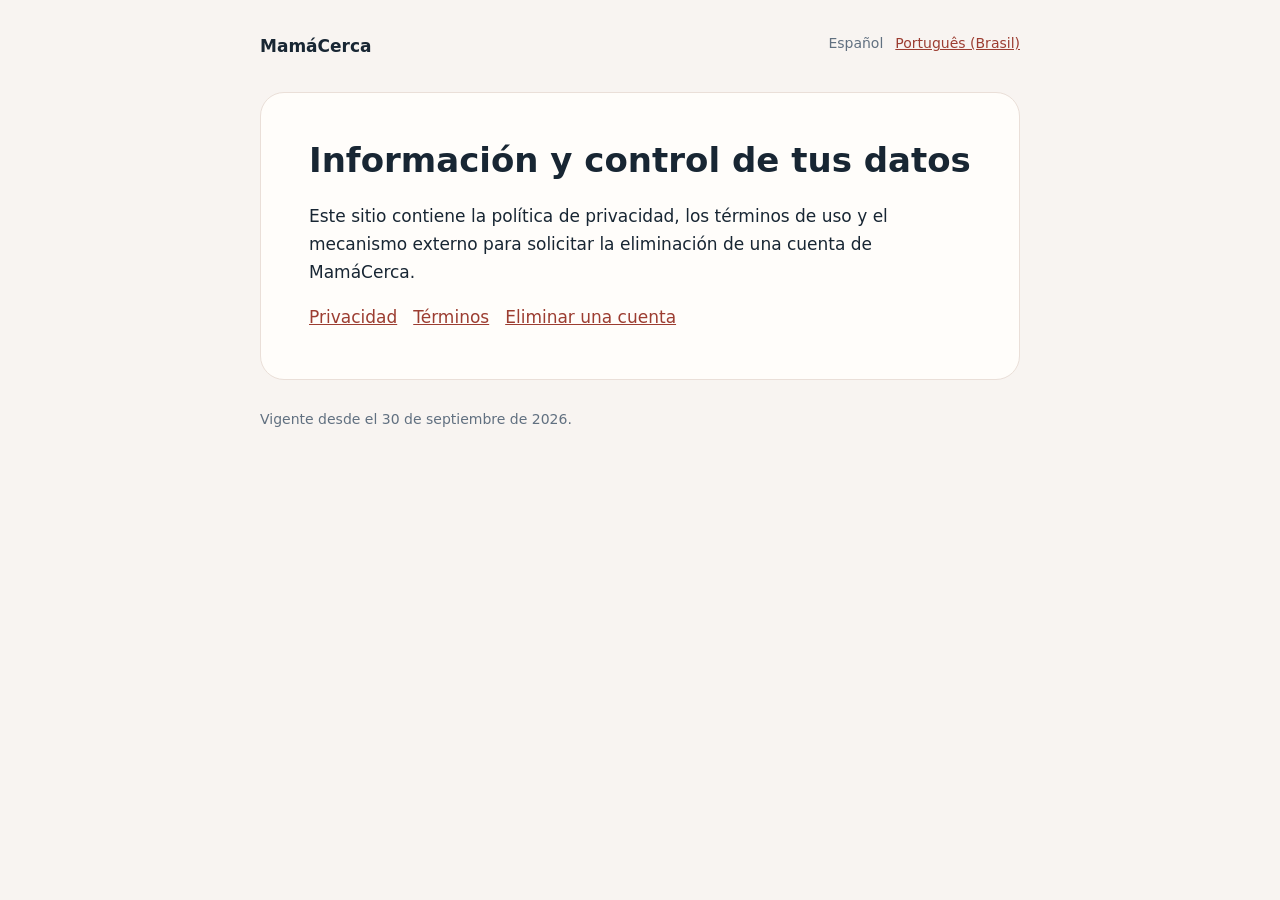
<file: index.html>
<!doctype html><html lang="es-419"><head><meta charset="utf-8"><meta name="viewport" content="width=device-width,initial-scale=1"><meta name="robots" content="index,follow"><title>MamáCerca · Información legal</title><link rel="stylesheet" href="styles.css"><link rel="alternate" hreflang="pt-BR" href="pt-BR/"></head><body><header><strong>MamáCerca</strong><nav class="language" aria-label="Idioma"><span>Español</span><a lang="pt-BR" href="pt-BR/">Português (Brasil)</a></nav></header><main><h1>Información y control de tus datos</h1><p>Este sitio contiene la política de privacidad, los términos de uso y el mecanismo externo para solicitar la eliminación de una cuenta de MamáCerca.</p><nav><a href="privacy/">Privacidad</a><a href="terms/">Términos</a><a href="delete-account/">Eliminar una cuenta</a></nav></main><footer>Vigente desde el 30 de septiembre de 2026.</footer></body></html>
</file>
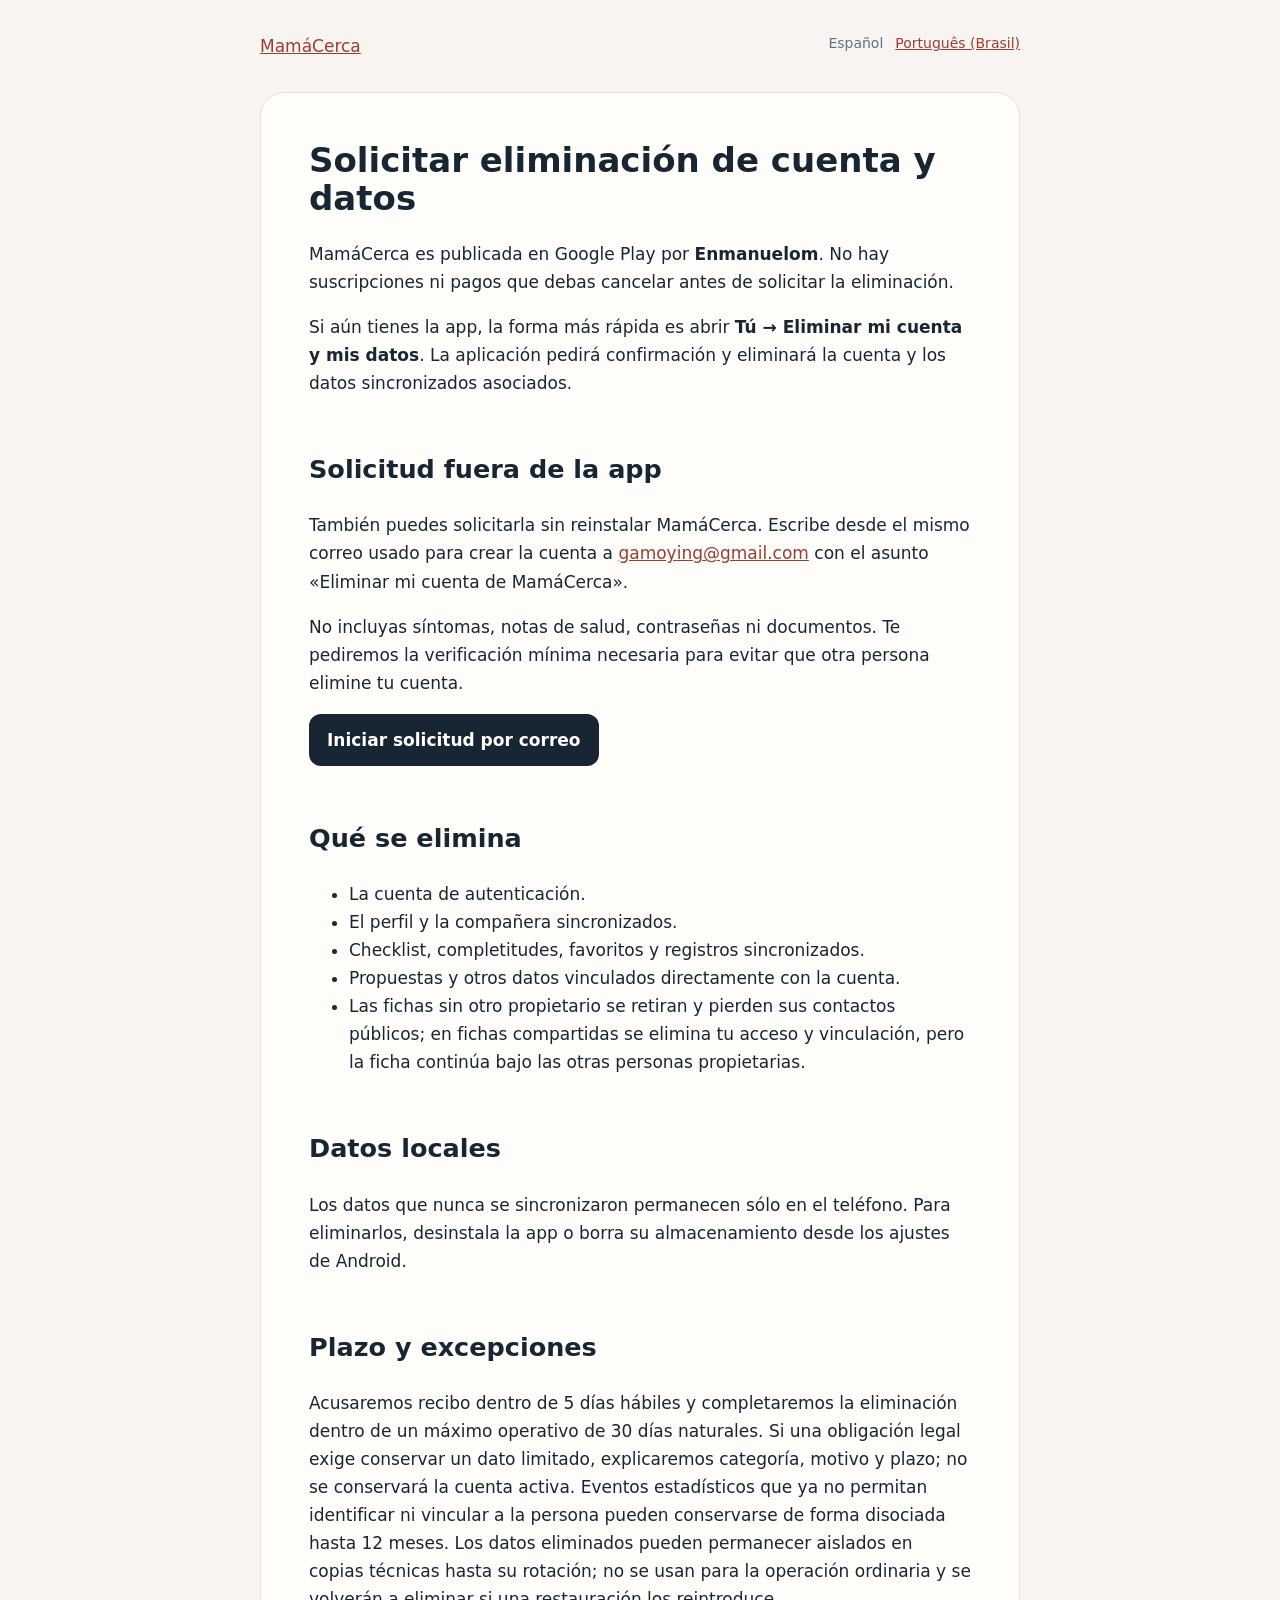
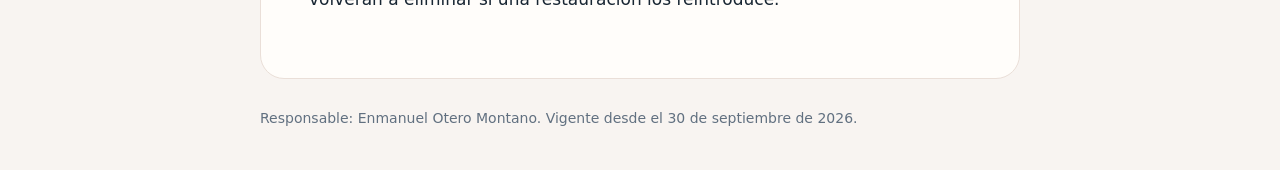
<file: delete-account/index.html>
<!doctype html>
<html lang="es-419"><head><meta charset="utf-8"><meta name="viewport" content="width=device-width,initial-scale=1"><meta name="robots" content="index,follow"><title>Eliminar cuenta de MamáCerca</title><link rel="stylesheet" href="../styles.css"><link rel="alternate" hreflang="pt-BR" href="../pt-BR/delete-account/"></head>
<body><header><a href="../">MamáCerca</a><nav class="language" aria-label="Idioma"><span>Español</span><a lang="pt-BR" href="../pt-BR/delete-account/">Português (Brasil)</a></nav></header><main>
<h1>Solicitar eliminación de cuenta y datos</h1>
<p>MamáCerca es publicada en Google Play por <strong>Enmanuelom</strong>. No hay suscripciones ni pagos que debas cancelar antes de solicitar la eliminación.</p>
<p>Si aún tienes la app, la forma más rápida es abrir <strong>Tú → Eliminar mi cuenta y mis datos</strong>. La aplicación pedirá confirmación y eliminará la cuenta y los datos sincronizados asociados.</p>
<h2>Solicitud fuera de la app</h2>
<p>También puedes solicitarla sin reinstalar MamáCerca. Escribe desde el mismo correo usado para crear la cuenta a <a href="mailto:gamoying@gmail.com">gamoying@gmail.com</a> con el asunto «Eliminar mi cuenta de MamáCerca».</p>
<p>No incluyas síntomas, notas de salud, contraseñas ni documentos. Te pediremos la verificación mínima necesaria para evitar que otra persona elimine tu cuenta.</p>
<p><a class="action" href="mailto:gamoying@gmail.com?subject=Eliminar%20mi%20cuenta%20de%20Mam%C3%A1Cerca">Iniciar solicitud por correo</a></p>
<h2>Qué se elimina</h2>
<ul><li>La cuenta de autenticación.</li><li>El perfil y la compañera sincronizados.</li><li>Checklist, completitudes, favoritos y registros sincronizados.</li><li>Propuestas y otros datos vinculados directamente con la cuenta.</li><li>Las fichas sin otro propietario se retiran y pierden sus contactos públicos; en fichas compartidas se elimina tu acceso y vinculación, pero la ficha continúa bajo las otras personas propietarias.</li></ul>
<h2>Datos locales</h2>
<p>Los datos que nunca se sincronizaron permanecen sólo en el teléfono. Para eliminarlos, desinstala la app o borra su almacenamiento desde los ajustes de Android.</p>
<h2>Plazo y excepciones</h2>
<p>Acusaremos recibo dentro de 5 días hábiles y completaremos la eliminación dentro de un máximo operativo de 30 días naturales. Si una obligación legal exige conservar un dato limitado, explicaremos categoría, motivo y plazo; no se conservará la cuenta activa. Eventos estadísticos que ya no permitan identificar ni vincular a la persona pueden conservarse de forma disociada hasta 12 meses. Los datos eliminados pueden permanecer aislados en copias técnicas hasta su rotación; no se usan para la operación ordinaria y se volverán a eliminar si una restauración los reintroduce.</p>
</main><footer>Responsable: Enmanuel Otero Montano. Vigente desde el 30 de septiembre de 2026.</footer></body></html>
</file>
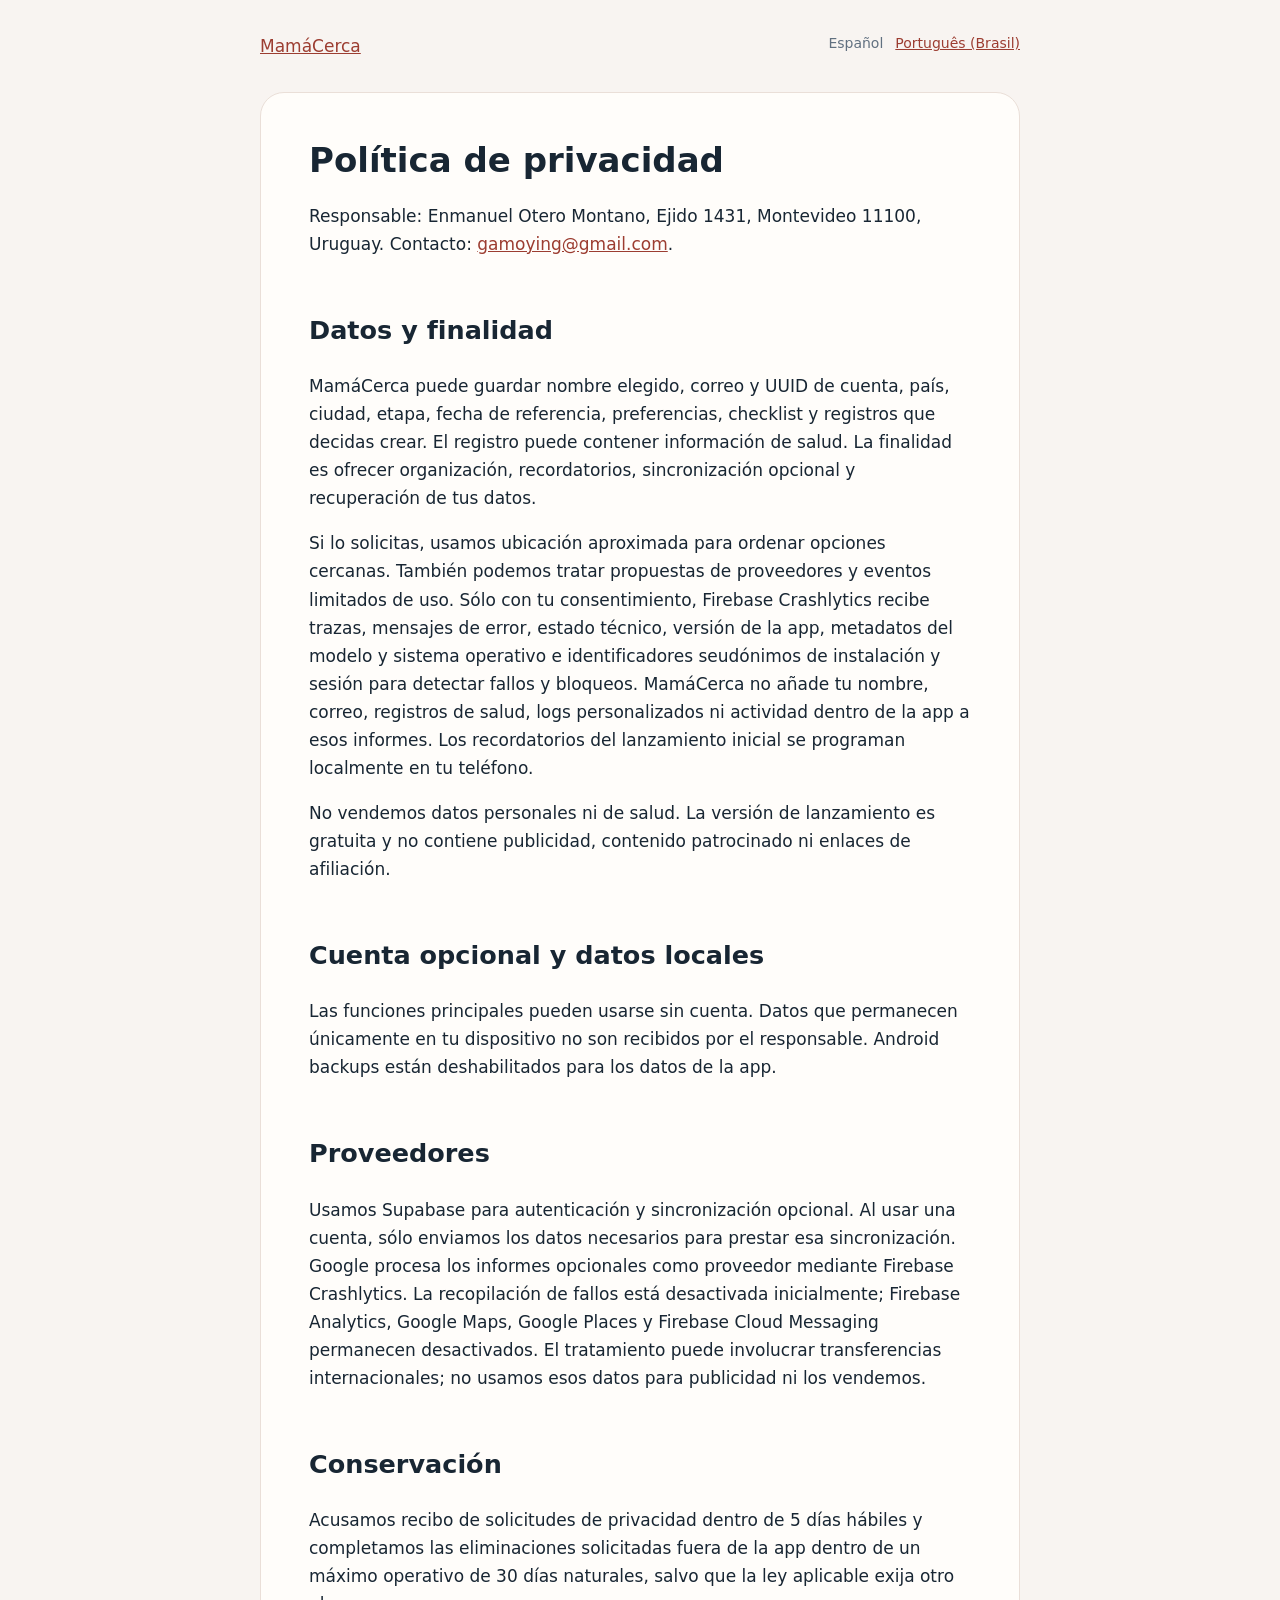
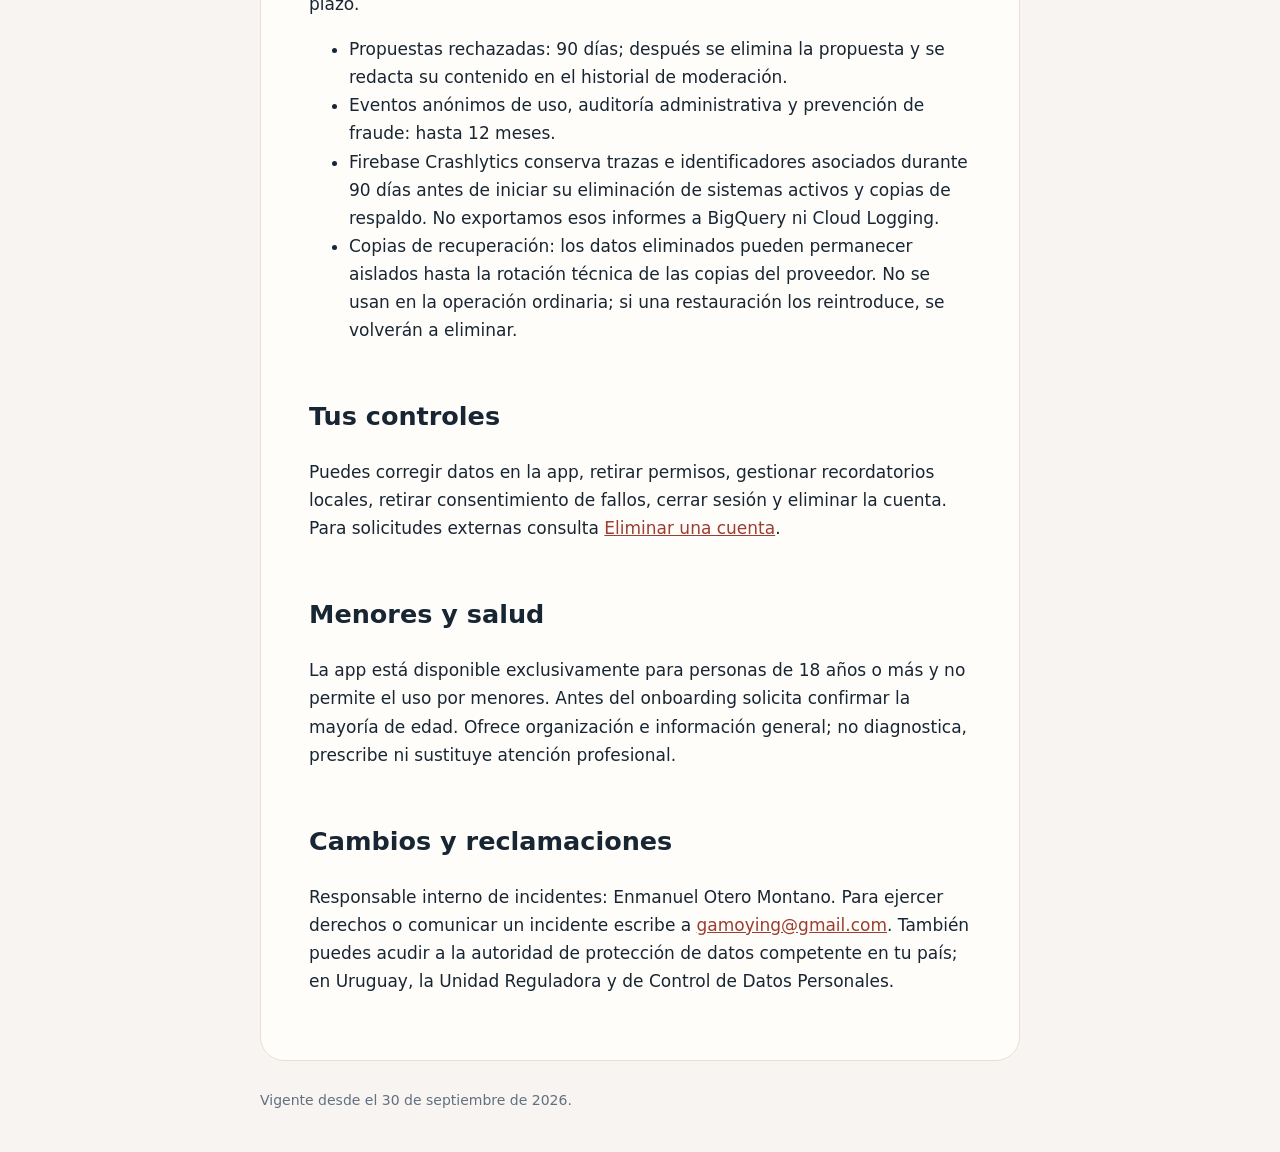
<file: privacy/index.html>
<!doctype html>
<html lang="es-419"><head><meta charset="utf-8"><meta name="viewport" content="width=device-width,initial-scale=1"><meta name="robots" content="index,follow"><title>Privacidad · MamáCerca</title><link rel="stylesheet" href="../styles.css"><link rel="alternate" hreflang="pt-BR" href="../pt-BR/privacy/"></head>
<body><header><a href="../">MamáCerca</a><nav class="language" aria-label="Idioma"><span>Español</span><a lang="pt-BR" href="../pt-BR/privacy/">Português (Brasil)</a></nav></header><main>
<h1>Política de privacidad</h1>
<p>Responsable: Enmanuel Otero Montano, Ejido 1431, Montevideo 11100, Uruguay. Contacto: <a href="mailto:gamoying@gmail.com">gamoying@gmail.com</a>.</p>
<h2>Datos y finalidad</h2>
<p>MamáCerca puede guardar nombre elegido, correo y UUID de cuenta, país, ciudad, etapa, fecha de referencia, preferencias, checklist y registros que decidas crear. El registro puede contener información de salud. La finalidad es ofrecer organización, recordatorios, sincronización opcional y recuperación de tus datos.</p>
<p>Si lo solicitas, usamos ubicación aproximada para ordenar opciones cercanas. También podemos tratar propuestas de proveedores y eventos limitados de uso. Sólo con tu consentimiento, Firebase Crashlytics recibe trazas, mensajes de error, estado técnico, versión de la app, metadatos del modelo y sistema operativo e identificadores seudónimos de instalación y sesión para detectar fallos y bloqueos. MamáCerca no añade tu nombre, correo, registros de salud, logs personalizados ni actividad dentro de la app a esos informes. Los recordatorios del lanzamiento inicial se programan localmente en tu teléfono.</p>
<p>No vendemos datos personales ni de salud. La versión de lanzamiento es gratuita y no contiene publicidad, contenido patrocinado ni enlaces de afiliación.</p>
<h2>Cuenta opcional y datos locales</h2>
<p>Las funciones principales pueden usarse sin cuenta. Datos que permanecen únicamente en tu dispositivo no son recibidos por el responsable. Android backups están deshabilitados para los datos de la app.</p>
<h2>Proveedores</h2>
<p>Usamos Supabase para autenticación y sincronización opcional. Al usar una cuenta, sólo enviamos los datos necesarios para prestar esa sincronización. Google procesa los informes opcionales como proveedor mediante Firebase Crashlytics. La recopilación de fallos está desactivada inicialmente; Firebase Analytics, Google Maps, Google Places y Firebase Cloud Messaging permanecen desactivados. El tratamiento puede involucrar transferencias internacionales; no usamos esos datos para publicidad ni los vendemos.</p>
<h2>Conservación</h2>
<p>Acusamos recibo de solicitudes de privacidad dentro de 5 días hábiles y completamos las eliminaciones solicitadas fuera de la app dentro de un máximo operativo de 30 días naturales, salvo que la ley aplicable exija otro plazo.</p>
<ul><li>Propuestas rechazadas: 90 días; después se elimina la propuesta y se redacta su contenido en el historial de moderación.</li><li>Eventos anónimos de uso, auditoría administrativa y prevención de fraude: hasta 12 meses.</li><li>Firebase Crashlytics conserva trazas e identificadores asociados durante 90 días antes de iniciar su eliminación de sistemas activos y copias de respaldo. No exportamos esos informes a BigQuery ni Cloud Logging.</li><li>Copias de recuperación: los datos eliminados pueden permanecer aislados hasta la rotación técnica de las copias del proveedor. No se usan en la operación ordinaria; si una restauración los reintroduce, se volverán a eliminar.</li></ul>
<h2>Tus controles</h2>
<p>Puedes corregir datos en la app, retirar permisos, gestionar recordatorios locales, retirar consentimiento de fallos, cerrar sesión y eliminar la cuenta. Para solicitudes externas consulta <a href="../delete-account/">Eliminar una cuenta</a>.</p>
<h2>Menores y salud</h2>
<p>La app está disponible exclusivamente para personas de 18 años o más y no permite el uso por menores. Antes del onboarding solicita confirmar la mayoría de edad. Ofrece organización e información general; no diagnostica, prescribe ni sustituye atención profesional.</p>
<h2>Cambios y reclamaciones</h2>
<p>Responsable interno de incidentes: Enmanuel Otero Montano. Para ejercer derechos o comunicar un incidente escribe a <a href="mailto:gamoying@gmail.com">gamoying@gmail.com</a>. También puedes acudir a la autoridad de protección de datos competente en tu país; en Uruguay, la Unidad Reguladora y de Control de Datos Personales.</p>
</main><footer>Vigente desde el 30 de septiembre de 2026.</footer></body></html>
</file>
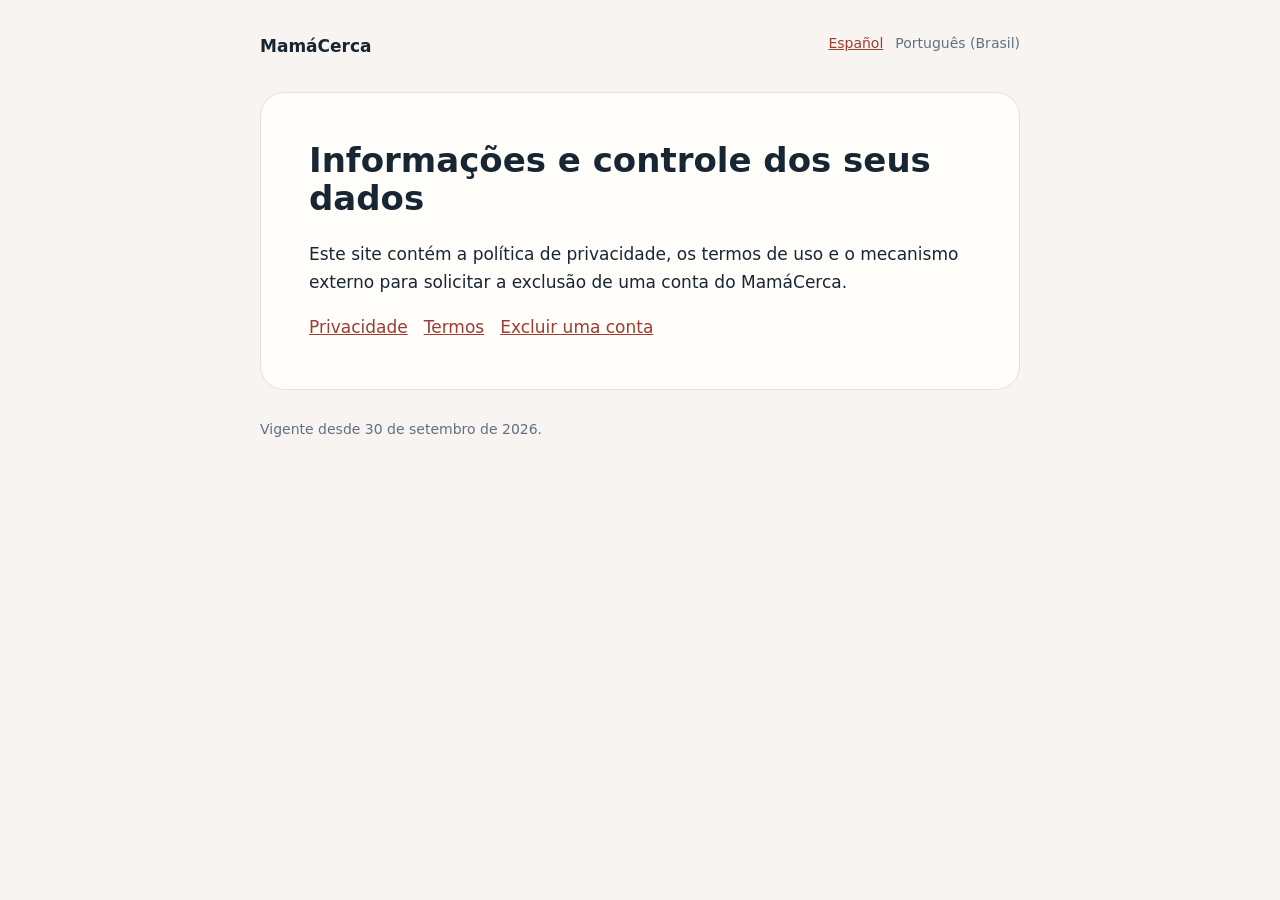
<file: pt-BR/index.html>
<!doctype html>
<html lang="pt-BR"><head><meta charset="utf-8"><meta name="viewport" content="width=device-width,initial-scale=1"><meta name="robots" content="index,follow"><title>MamáCerca · Informações legais</title><link rel="stylesheet" href="../styles.css"><link rel="alternate" hreflang="es-419" href="../"></head>
<body><header><strong>MamáCerca</strong><nav class="language" aria-label="Idioma"><a lang="es-419" href="../">Español</a><span>Português (Brasil)</span></nav></header><main>
<h1>Informações e controle dos seus dados</h1>
<p>Este site contém a política de privacidade, os termos de uso e o mecanismo externo para solicitar a exclusão de uma conta do MamáCerca.</p>
<nav><a href="privacy/">Privacidade</a><a href="terms/">Termos</a><a href="delete-account/">Excluir uma conta</a></nav>
</main><footer>Vigente desde 30 de setembro de 2026.</footer></body></html>
</file>
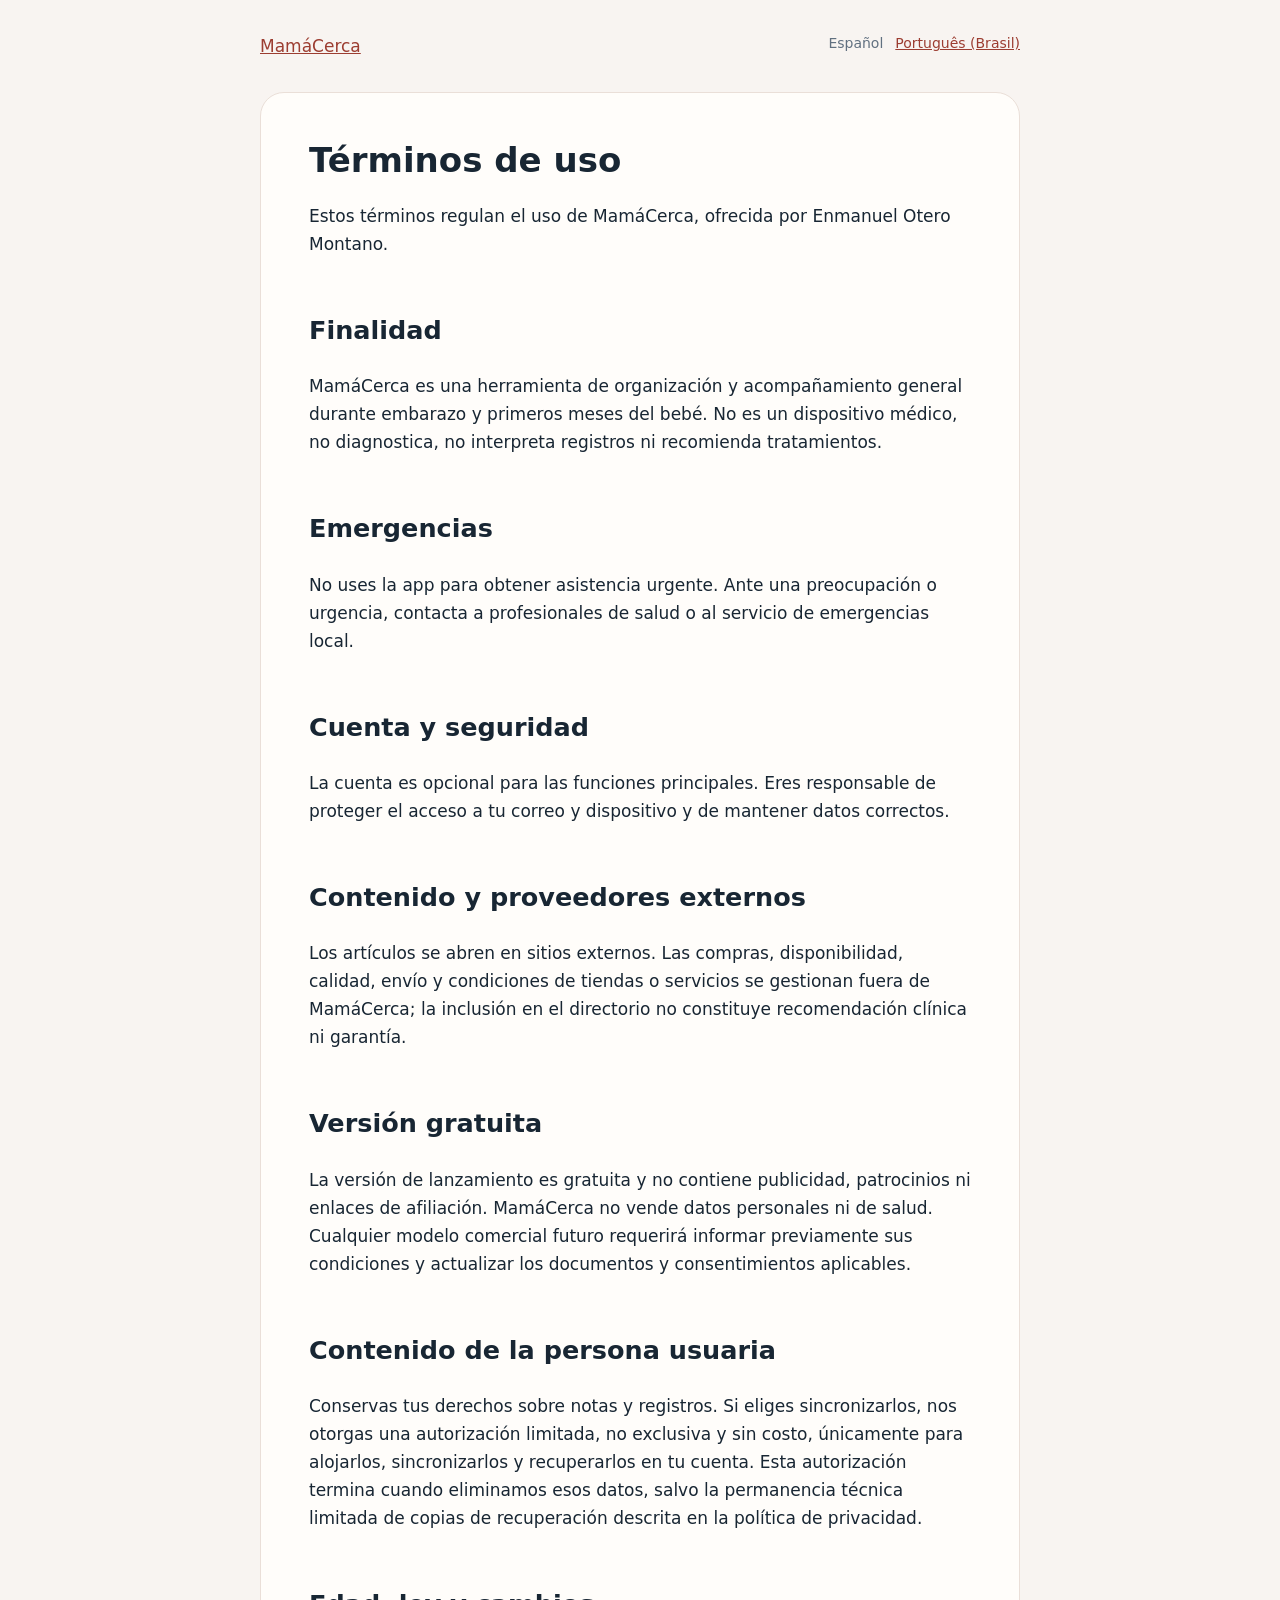
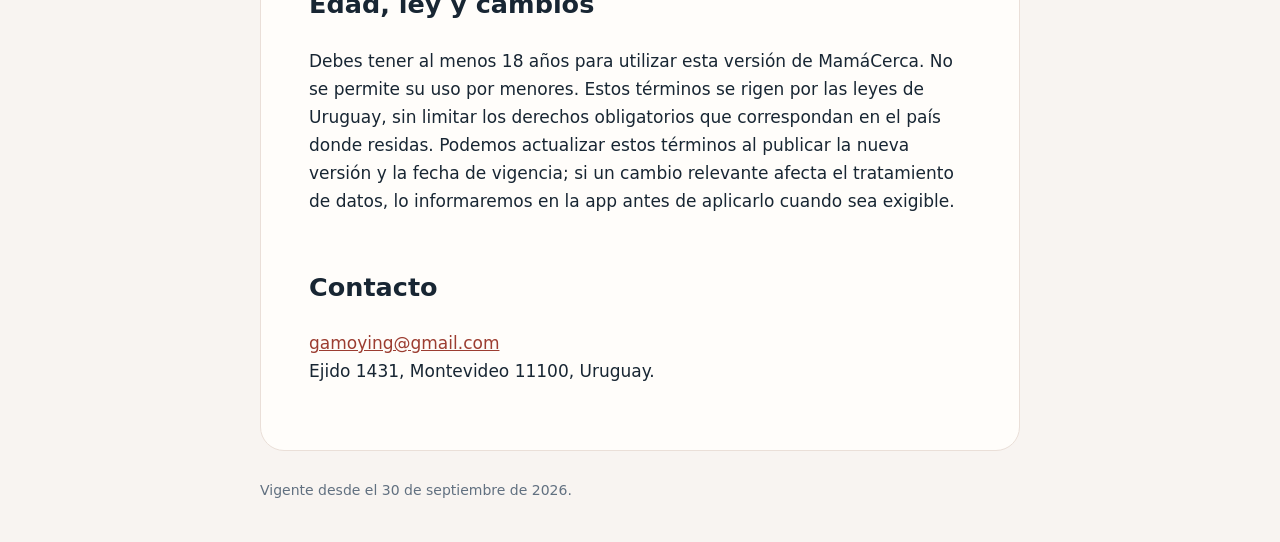
<file: terms/index.html>
<!doctype html>
<html lang="es-419"><head><meta charset="utf-8"><meta name="viewport" content="width=device-width,initial-scale=1"><meta name="robots" content="index,follow"><title>Términos · MamáCerca</title><link rel="stylesheet" href="../styles.css"><link rel="alternate" hreflang="pt-BR" href="../pt-BR/terms/"></head>
<body><header><a href="../">MamáCerca</a><nav class="language" aria-label="Idioma"><span>Español</span><a lang="pt-BR" href="../pt-BR/terms/">Português (Brasil)</a></nav></header><main>
<h1>Términos de uso</h1>
<p>Estos términos regulan el uso de MamáCerca, ofrecida por Enmanuel Otero Montano.</p>
<h2>Finalidad</h2>
<p>MamáCerca es una herramienta de organización y acompañamiento general durante embarazo y primeros meses del bebé. No es un dispositivo médico, no diagnostica, no interpreta registros ni recomienda tratamientos.</p>
<h2>Emergencias</h2>
<p>No uses la app para obtener asistencia urgente. Ante una preocupación o urgencia, contacta a profesionales de salud o al servicio de emergencias local.</p>
<h2>Cuenta y seguridad</h2>
<p>La cuenta es opcional para las funciones principales. Eres responsable de proteger el acceso a tu correo y dispositivo y de mantener datos correctos.</p>
<h2>Contenido y proveedores externos</h2>
<p>Los artículos se abren en sitios externos. Las compras, disponibilidad, calidad, envío y condiciones de tiendas o servicios se gestionan fuera de MamáCerca; la inclusión en el directorio no constituye recomendación clínica ni garantía.</p>
<h2>Versión gratuita</h2>
<p>La versión de lanzamiento es gratuita y no contiene publicidad, patrocinios ni enlaces de afiliación. MamáCerca no vende datos personales ni de salud. Cualquier modelo comercial futuro requerirá informar previamente sus condiciones y actualizar los documentos y consentimientos aplicables.</p>
<h2>Contenido de la persona usuaria</h2>
<p>Conservas tus derechos sobre notas y registros. Si eliges sincronizarlos, nos otorgas una autorización limitada, no exclusiva y sin costo, únicamente para alojarlos, sincronizarlos y recuperarlos en tu cuenta. Esta autorización termina cuando eliminamos esos datos, salvo la permanencia técnica limitada de copias de recuperación descrita en la política de privacidad.</p>
<h2>Edad, ley y cambios</h2>
<p>Debes tener al menos 18 años para utilizar esta versión de MamáCerca. No se permite su uso por menores. Estos términos se rigen por las leyes de Uruguay, sin limitar los derechos obligatorios que correspondan en el país donde residas. Podemos actualizar estos términos al publicar la nueva versión y la fecha de vigencia; si un cambio relevante afecta el tratamiento de datos, lo informaremos en la app antes de aplicarlo cuando sea exigible.</p>
<h2>Contacto</h2>
<p><a href="mailto:gamoying@gmail.com">gamoying@gmail.com</a><br>Ejido 1431, Montevideo 11100, Uruguay.</p>
</main><footer>Vigente desde el 30 de septiembre de 2026.</footer></body></html>
</file>
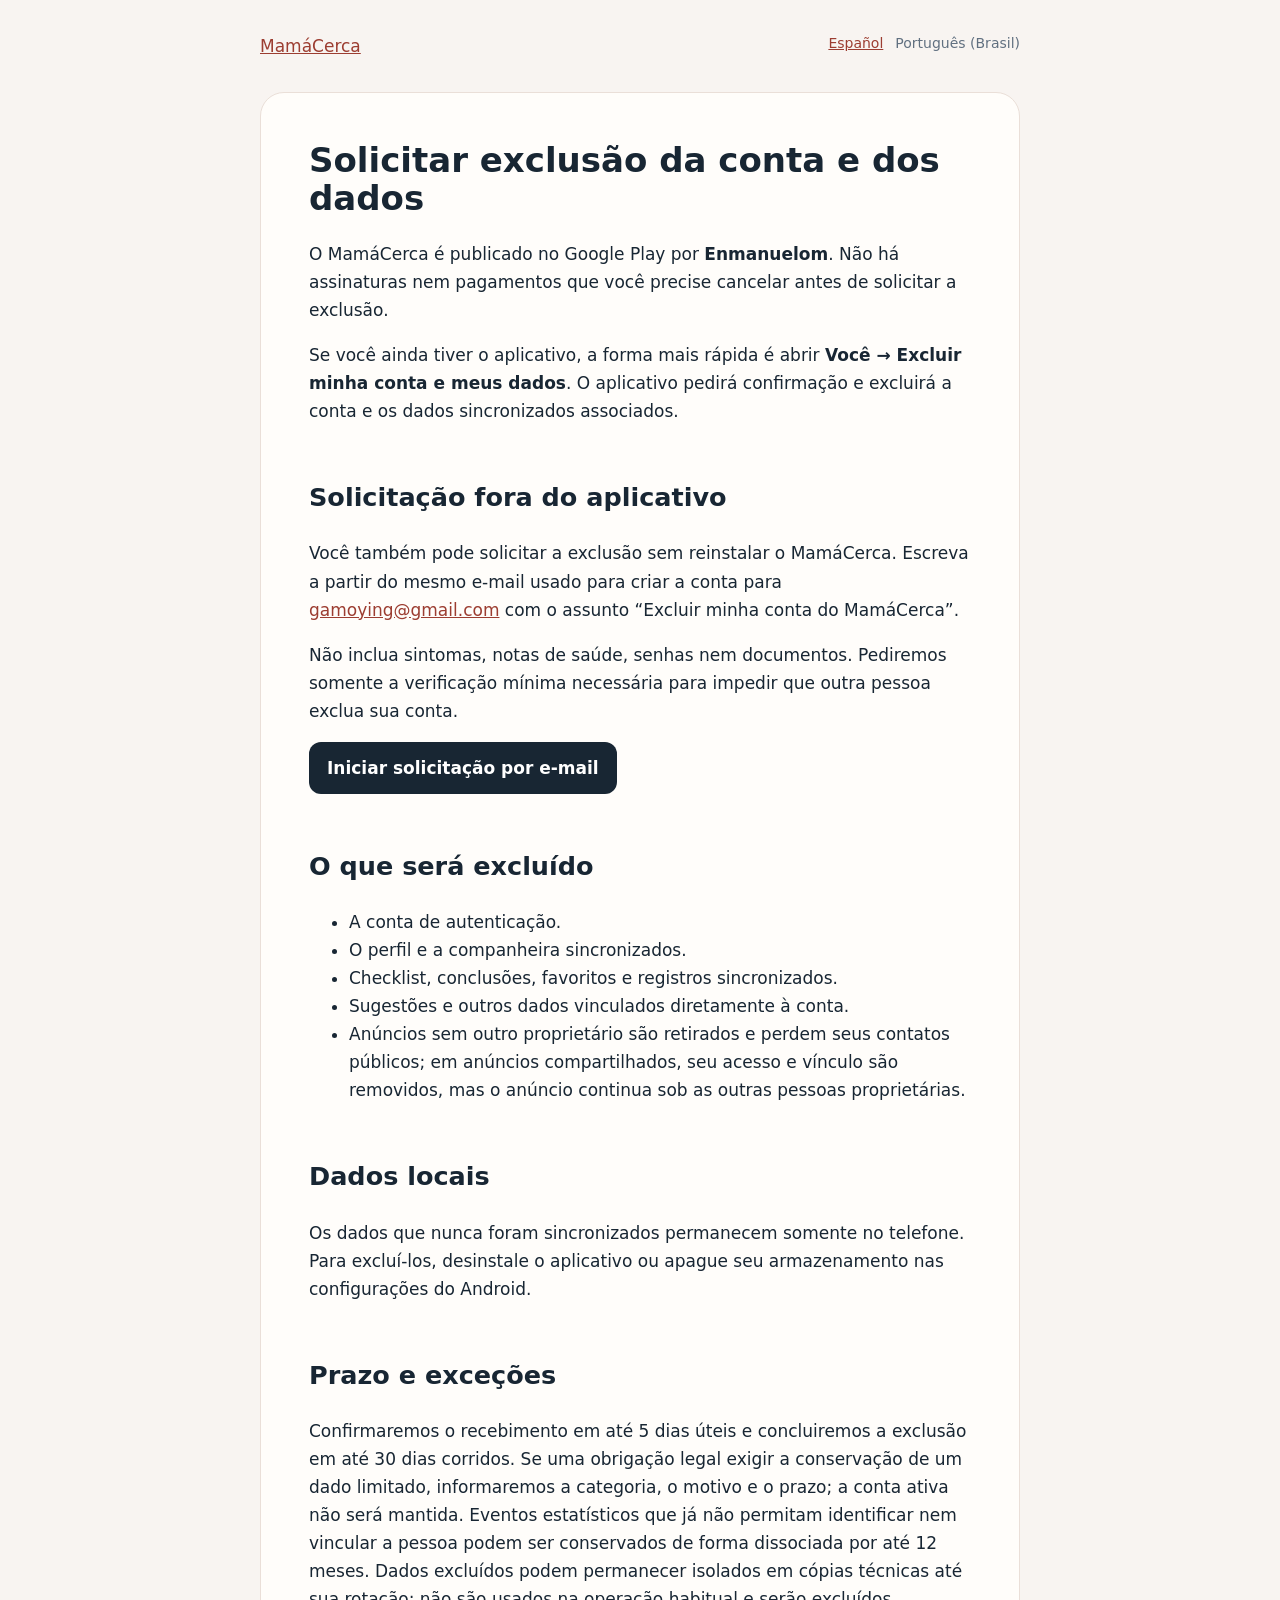
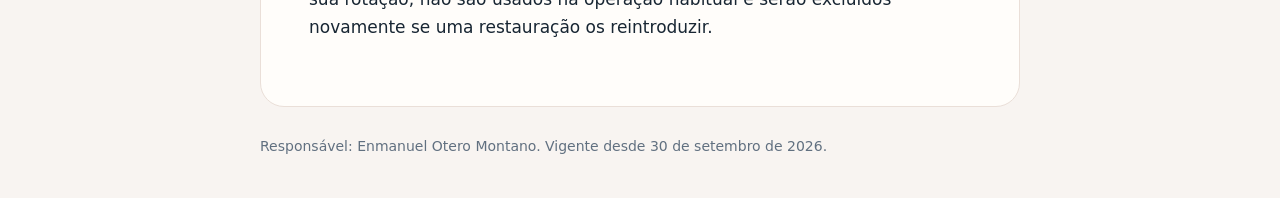
<file: pt-BR/delete-account/index.html>
<!doctype html>
<html lang="pt-BR"><head><meta charset="utf-8"><meta name="viewport" content="width=device-width,initial-scale=1"><meta name="robots" content="index,follow"><title>Excluir conta do MamáCerca</title><link rel="stylesheet" href="../../styles.css"><link rel="alternate" hreflang="es-419" href="../../delete-account/"></head>
<body><header><a href="../">MamáCerca</a><nav class="language" aria-label="Idioma"><a lang="es-419" href="../../delete-account/">Español</a><span>Português (Brasil)</span></nav></header><main>
<h1>Solicitar exclusão da conta e dos dados</h1>
<p>O MamáCerca é publicado no Google Play por <strong>Enmanuelom</strong>. Não há assinaturas nem pagamentos que você precise cancelar antes de solicitar a exclusão.</p>
<p>Se você ainda tiver o aplicativo, a forma mais rápida é abrir <strong>Você → Excluir minha conta e meus dados</strong>. O aplicativo pedirá confirmação e excluirá a conta e os dados sincronizados associados.</p>
<h2>Solicitação fora do aplicativo</h2>
<p>Você também pode solicitar a exclusão sem reinstalar o MamáCerca. Escreva a partir do mesmo e-mail usado para criar a conta para <a href="mailto:gamoying@gmail.com">gamoying@gmail.com</a> com o assunto “Excluir minha conta do MamáCerca”.</p>
<p>Não inclua sintomas, notas de saúde, senhas nem documentos. Pediremos somente a verificação mínima necessária para impedir que outra pessoa exclua sua conta.</p>
<p><a class="action" href="mailto:gamoying@gmail.com?subject=Excluir%20minha%20conta%20do%20Mam%C3%A1Cerca">Iniciar solicitação por e-mail</a></p>
<h2>O que será excluído</h2>
<ul><li>A conta de autenticação.</li><li>O perfil e a companheira sincronizados.</li><li>Checklist, conclusões, favoritos e registros sincronizados.</li><li>Sugestões e outros dados vinculados diretamente à conta.</li><li>Anúncios sem outro proprietário são retirados e perdem seus contatos públicos; em anúncios compartilhados, seu acesso e vínculo são removidos, mas o anúncio continua sob as outras pessoas proprietárias.</li></ul>
<h2>Dados locais</h2>
<p>Os dados que nunca foram sincronizados permanecem somente no telefone. Para excluí-los, desinstale o aplicativo ou apague seu armazenamento nas configurações do Android.</p>
<h2>Prazo e exceções</h2>
<p>Confirmaremos o recebimento em até 5 dias úteis e concluiremos a exclusão em até 30 dias corridos. Se uma obrigação legal exigir a conservação de um dado limitado, informaremos a categoria, o motivo e o prazo; a conta ativa não será mantida. Eventos estatísticos que já não permitam identificar nem vincular a pessoa podem ser conservados de forma dissociada por até 12 meses. Dados excluídos podem permanecer isolados em cópias técnicas até sua rotação; não são usados na operação habitual e serão excluídos novamente se uma restauração os reintroduzir.</p>
</main><footer>Responsável: Enmanuel Otero Montano. Vigente desde 30 de setembro de 2026.</footer></body></html>
</file>
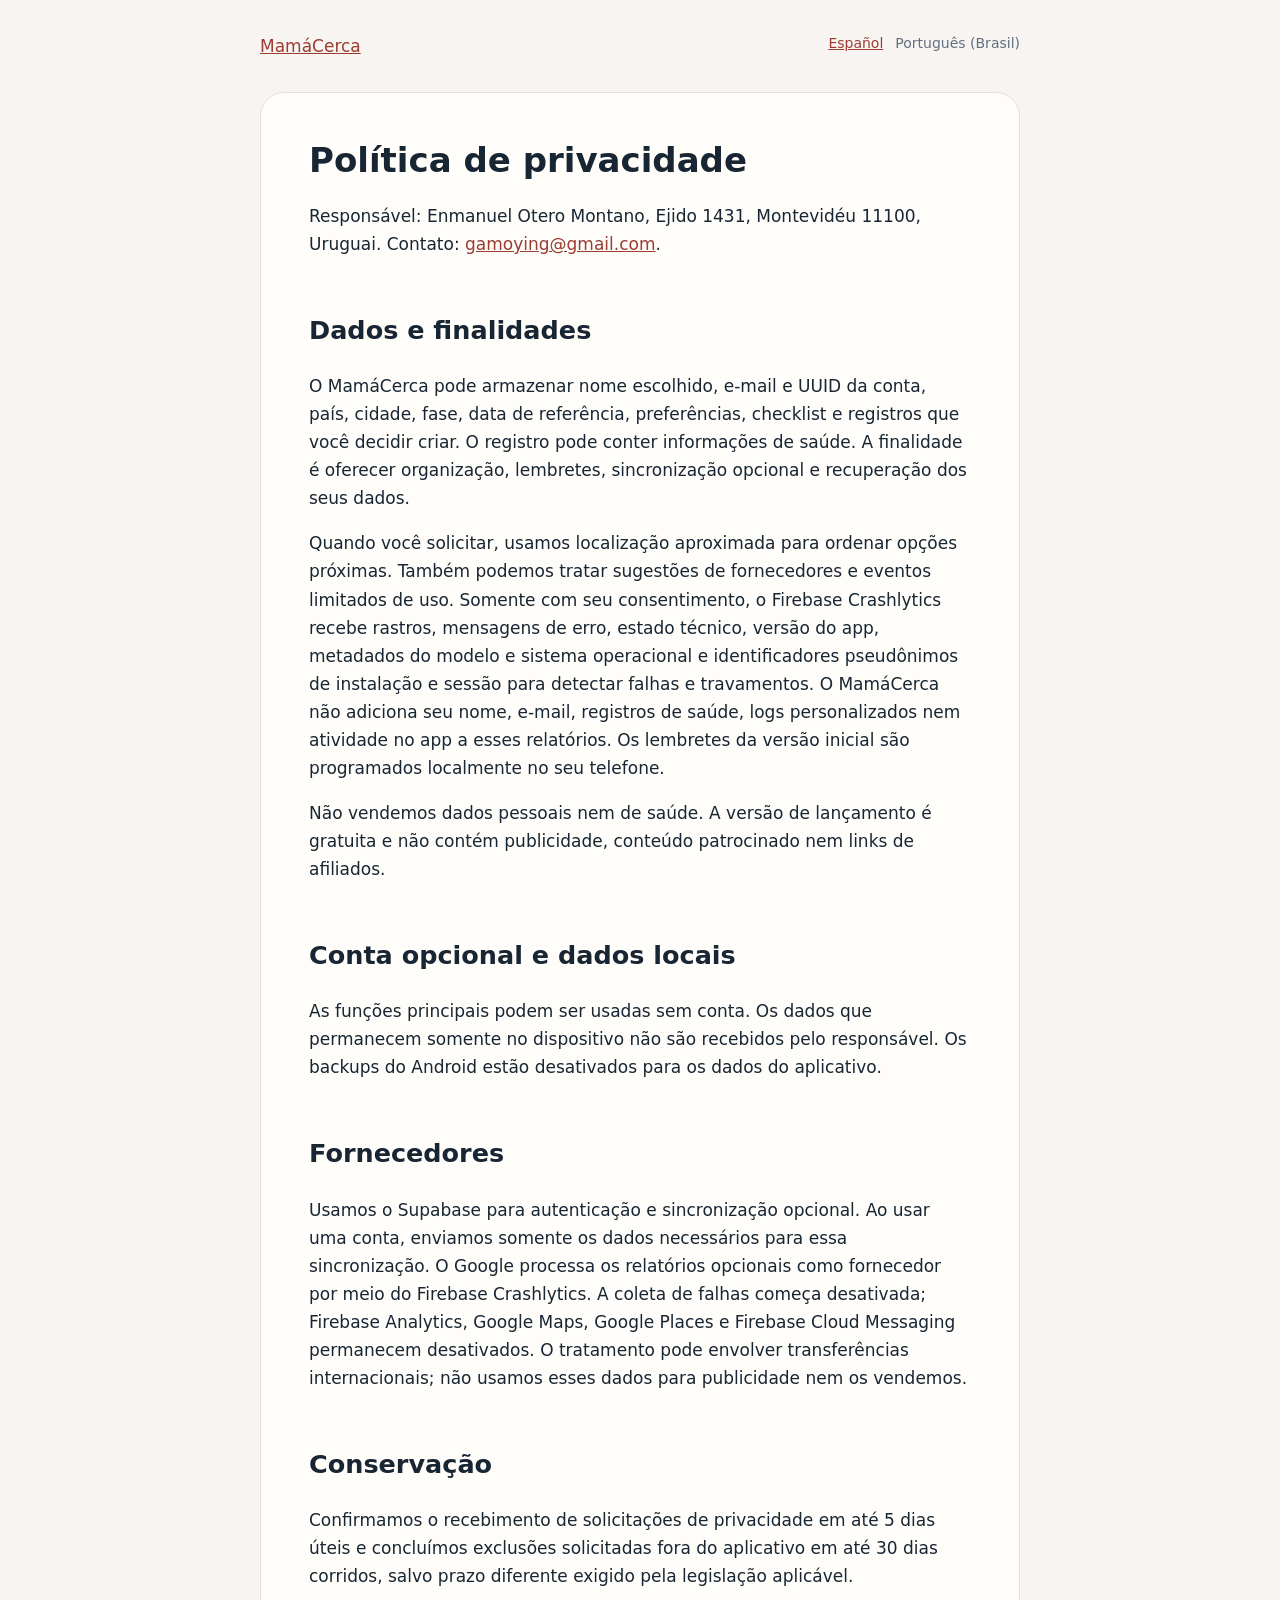
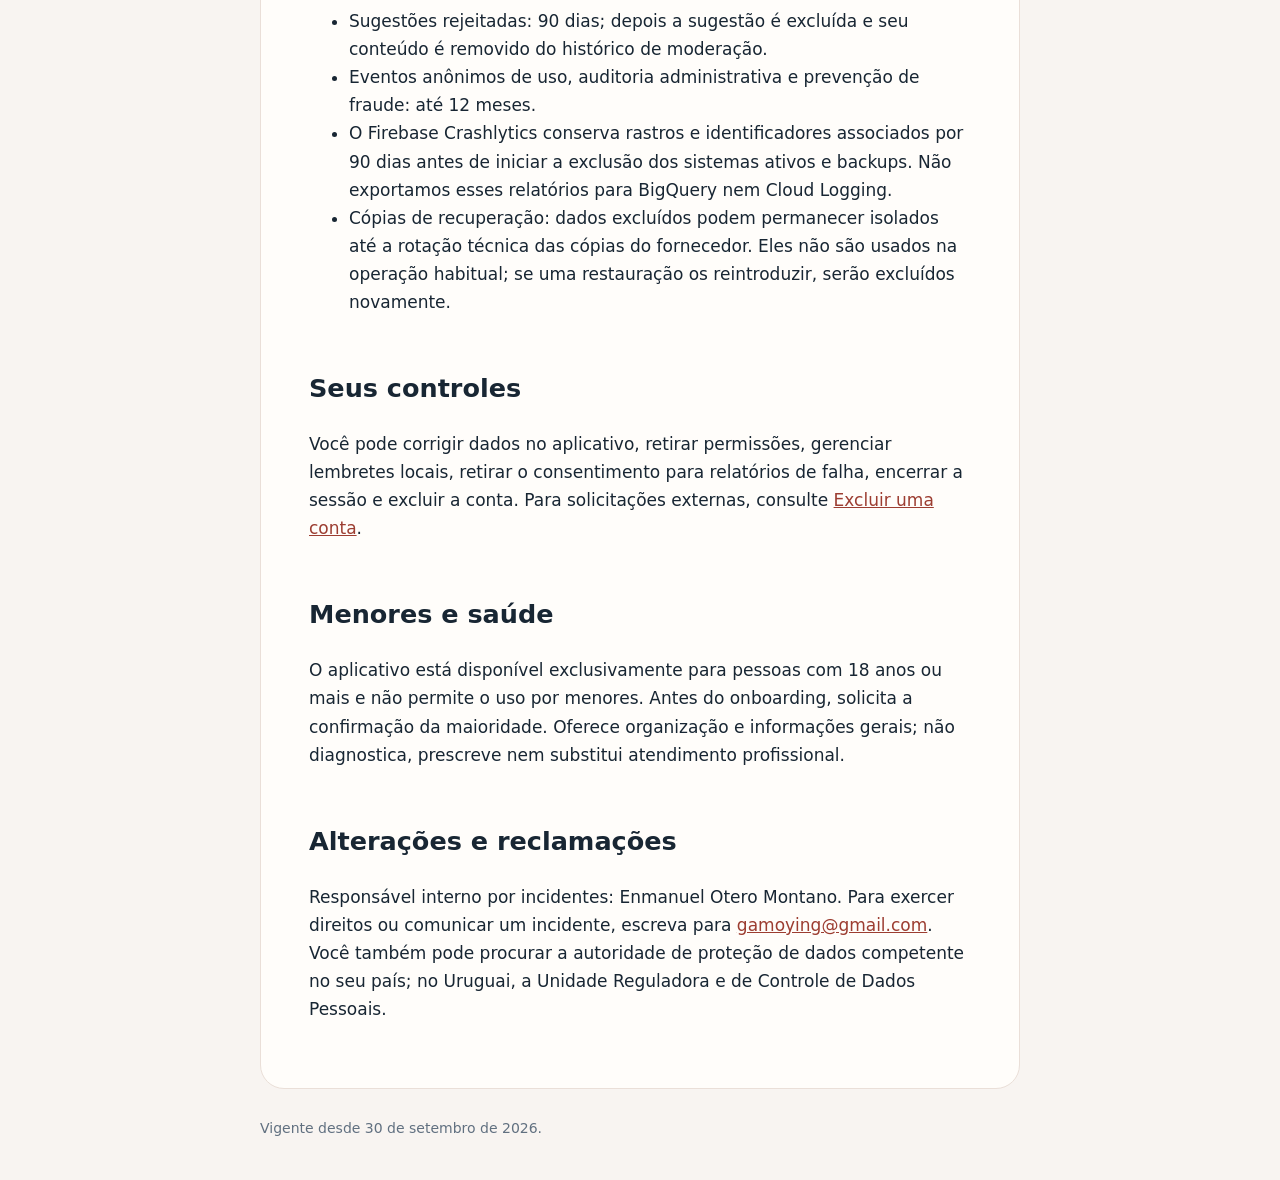
<file: pt-BR/privacy/index.html>
<!doctype html>
<html lang="pt-BR"><head><meta charset="utf-8"><meta name="viewport" content="width=device-width,initial-scale=1"><meta name="robots" content="index,follow"><title>Privacidade · MamáCerca</title><link rel="stylesheet" href="../../styles.css"><link rel="alternate" hreflang="es-419" href="../../privacy/"></head>
<body><header><a href="../">MamáCerca</a><nav class="language" aria-label="Idioma"><a lang="es-419" href="../../privacy/">Español</a><span>Português (Brasil)</span></nav></header><main>
<h1>Política de privacidade</h1>
<p>Responsável: Enmanuel Otero Montano, Ejido 1431, Montevidéu 11100, Uruguai. Contato: <a href="mailto:gamoying@gmail.com">gamoying@gmail.com</a>.</p>
<h2>Dados e finalidades</h2>
<p>O MamáCerca pode armazenar nome escolhido, e-mail e UUID da conta, país, cidade, fase, data de referência, preferências, checklist e registros que você decidir criar. O registro pode conter informações de saúde. A finalidade é oferecer organização, lembretes, sincronização opcional e recuperação dos seus dados.</p>
<p>Quando você solicitar, usamos localização aproximada para ordenar opções próximas. Também podemos tratar sugestões de fornecedores e eventos limitados de uso. Somente com seu consentimento, o Firebase Crashlytics recebe rastros, mensagens de erro, estado técnico, versão do app, metadados do modelo e sistema operacional e identificadores pseudônimos de instalação e sessão para detectar falhas e travamentos. O MamáCerca não adiciona seu nome, e-mail, registros de saúde, logs personalizados nem atividade no app a esses relatórios. Os lembretes da versão inicial são programados localmente no seu telefone.</p>
<p>Não vendemos dados pessoais nem de saúde. A versão de lançamento é gratuita e não contém publicidade, conteúdo patrocinado nem links de afiliados.</p>
<h2>Conta opcional e dados locais</h2>
<p>As funções principais podem ser usadas sem conta. Os dados que permanecem somente no dispositivo não são recebidos pelo responsável. Os backups do Android estão desativados para os dados do aplicativo.</p>
<h2>Fornecedores</h2>
<p>Usamos o Supabase para autenticação e sincronização opcional. Ao usar uma conta, enviamos somente os dados necessários para essa sincronização. O Google processa os relatórios opcionais como fornecedor por meio do Firebase Crashlytics. A coleta de falhas começa desativada; Firebase Analytics, Google Maps, Google Places e Firebase Cloud Messaging permanecem desativados. O tratamento pode envolver transferências internacionais; não usamos esses dados para publicidade nem os vendemos.</p>
<h2>Conservação</h2>
<p>Confirmamos o recebimento de solicitações de privacidade em até 5 dias úteis e concluímos exclusões solicitadas fora do aplicativo em até 30 dias corridos, salvo prazo diferente exigido pela legislação aplicável.</p>
<ul><li>Sugestões rejeitadas: 90 dias; depois a sugestão é excluída e seu conteúdo é removido do histórico de moderação.</li><li>Eventos anônimos de uso, auditoria administrativa e prevenção de fraude: até 12 meses.</li><li>O Firebase Crashlytics conserva rastros e identificadores associados por 90 dias antes de iniciar a exclusão dos sistemas ativos e backups. Não exportamos esses relatórios para BigQuery nem Cloud Logging.</li><li>Cópias de recuperação: dados excluídos podem permanecer isolados até a rotação técnica das cópias do fornecedor. Eles não são usados na operação habitual; se uma restauração os reintroduzir, serão excluídos novamente.</li></ul>
<h2>Seus controles</h2>
<p>Você pode corrigir dados no aplicativo, retirar permissões, gerenciar lembretes locais, retirar o consentimento para relatórios de falha, encerrar a sessão e excluir a conta. Para solicitações externas, consulte <a href="../delete-account/">Excluir uma conta</a>.</p>
<h2>Menores e saúde</h2>
<p>O aplicativo está disponível exclusivamente para pessoas com 18 anos ou mais e não permite o uso por menores. Antes do onboarding, solicita a confirmação da maioridade. Oferece organização e informações gerais; não diagnostica, prescreve nem substitui atendimento profissional.</p>
<h2>Alterações e reclamações</h2>
<p>Responsável interno por incidentes: Enmanuel Otero Montano. Para exercer direitos ou comunicar um incidente, escreva para <a href="mailto:gamoying@gmail.com">gamoying@gmail.com</a>. Você também pode procurar a autoridade de proteção de dados competente no seu país; no Uruguai, a Unidade Reguladora e de Controle de Dados Pessoais.</p>
</main><footer>Vigente desde 30 de setembro de 2026.</footer></body></html>
</file>
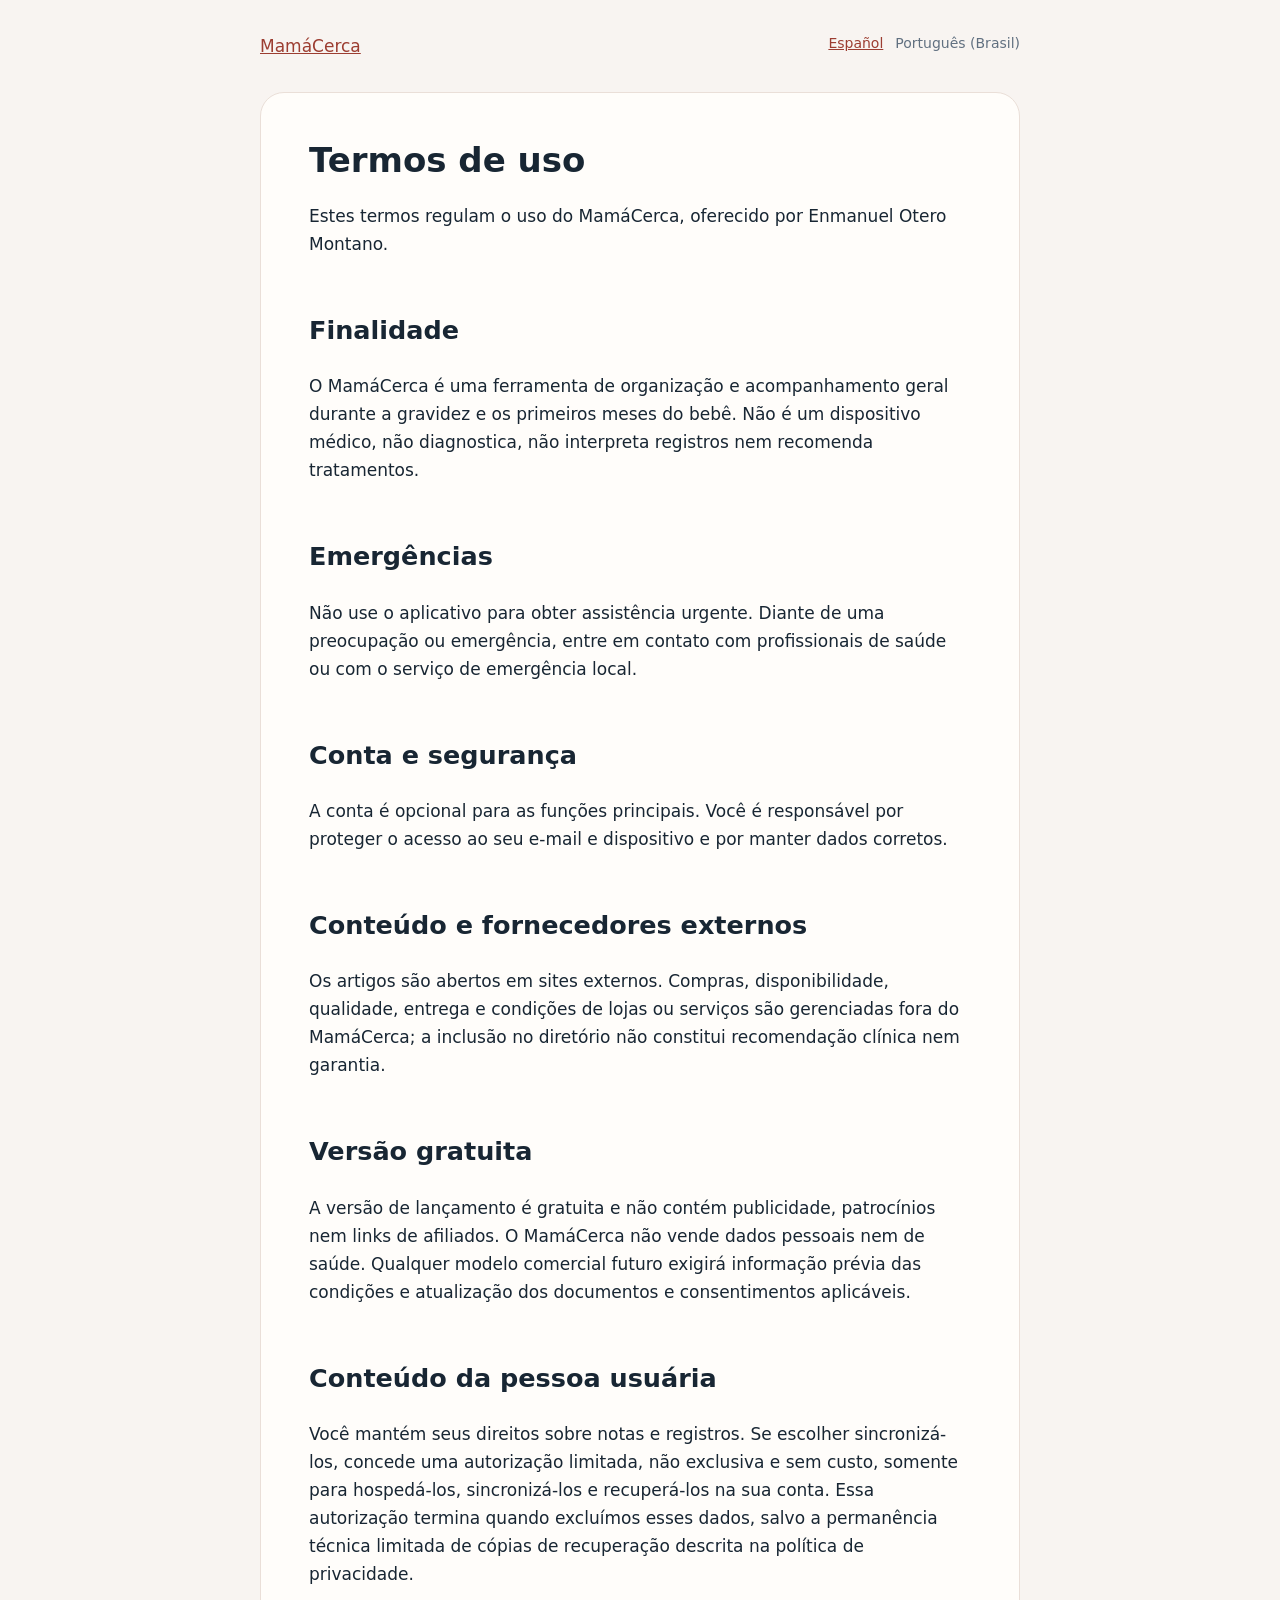
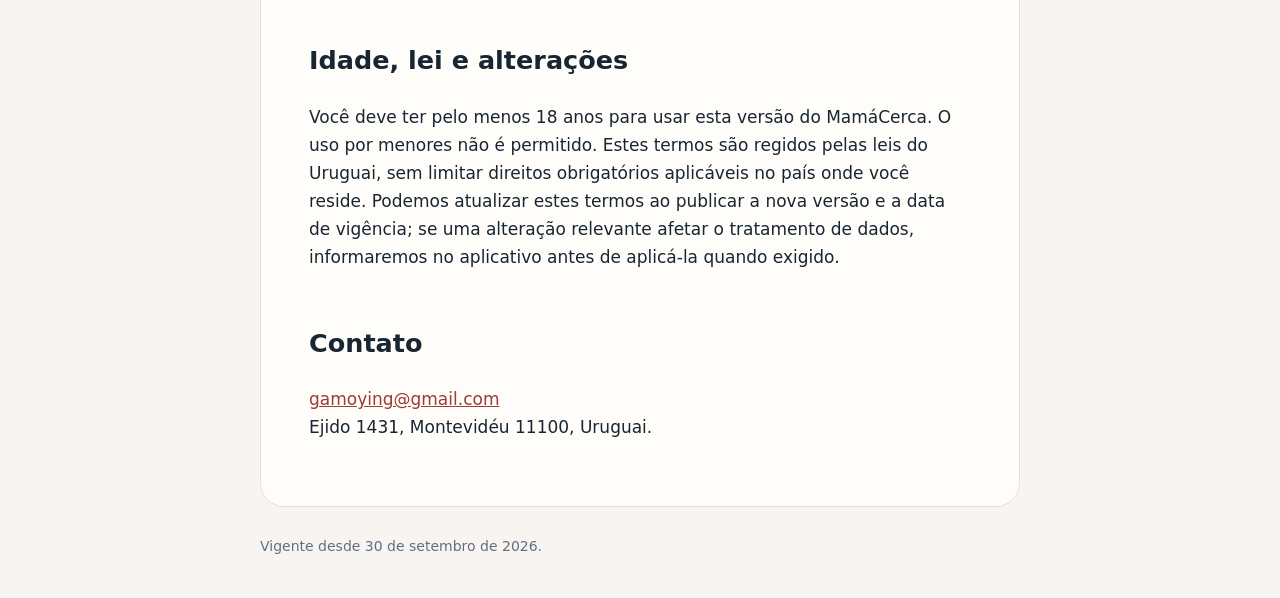
<file: pt-BR/terms/index.html>
<!doctype html>
<html lang="pt-BR"><head><meta charset="utf-8"><meta name="viewport" content="width=device-width,initial-scale=1"><meta name="robots" content="index,follow"><title>Termos · MamáCerca</title><link rel="stylesheet" href="../../styles.css"><link rel="alternate" hreflang="es-419" href="../../terms/"></head>
<body><header><a href="../">MamáCerca</a><nav class="language" aria-label="Idioma"><a lang="es-419" href="../../terms/">Español</a><span>Português (Brasil)</span></nav></header><main>
<h1>Termos de uso</h1>
<p>Estes termos regulam o uso do MamáCerca, oferecido por Enmanuel Otero Montano.</p>
<h2>Finalidade</h2>
<p>O MamáCerca é uma ferramenta de organização e acompanhamento geral durante a gravidez e os primeiros meses do bebê. Não é um dispositivo médico, não diagnostica, não interpreta registros nem recomenda tratamentos.</p>
<h2>Emergências</h2>
<p>Não use o aplicativo para obter assistência urgente. Diante de uma preocupação ou emergência, entre em contato com profissionais de saúde ou com o serviço de emergência local.</p>
<h2>Conta e segurança</h2>
<p>A conta é opcional para as funções principais. Você é responsável por proteger o acesso ao seu e-mail e dispositivo e por manter dados corretos.</p>
<h2>Conteúdo e fornecedores externos</h2>
<p>Os artigos são abertos em sites externos. Compras, disponibilidade, qualidade, entrega e condições de lojas ou serviços são gerenciadas fora do MamáCerca; a inclusão no diretório não constitui recomendação clínica nem garantia.</p>
<h2>Versão gratuita</h2>
<p>A versão de lançamento é gratuita e não contém publicidade, patrocínios nem links de afiliados. O MamáCerca não vende dados pessoais nem de saúde. Qualquer modelo comercial futuro exigirá informação prévia das condições e atualização dos documentos e consentimentos aplicáveis.</p>
<h2>Conteúdo da pessoa usuária</h2>
<p>Você mantém seus direitos sobre notas e registros. Se escolher sincronizá-los, concede uma autorização limitada, não exclusiva e sem custo, somente para hospedá-los, sincronizá-los e recuperá-los na sua conta. Essa autorização termina quando excluímos esses dados, salvo a permanência técnica limitada de cópias de recuperação descrita na política de privacidade.</p>
<h2>Idade, lei e alterações</h2>
<p>Você deve ter pelo menos 18 anos para usar esta versão do MamáCerca. O uso por menores não é permitido. Estes termos são regidos pelas leis do Uruguai, sem limitar direitos obrigatórios aplicáveis no país onde você reside. Podemos atualizar estes termos ao publicar a nova versão e a data de vigência; se uma alteração relevante afetar o tratamento de dados, informaremos no aplicativo antes de aplicá-la quando exigido.</p>
<h2>Contato</h2>
<p><a href="mailto:gamoying@gmail.com">gamoying@gmail.com</a><br>Ejido 1431, Montevidéu 11100, Uruguai.</p>
</main><footer>Vigente desde 30 de setembro de 2026.</footer></body></html>
</file>
<file: styles.css>
:root { color-scheme: light; --ink:#182633; --muted:#617080; --paper:#fffdfa; --coral:#d95f4c; --line:#eadfd8; --blush:#fff0ea; }
* { box-sizing:border-box; }
body { margin:0; background:#f8f4f1; color:var(--ink); font:17px/1.65 system-ui,-apple-system,BlinkMacSystemFont,"Segoe UI",sans-serif; }
header,main,footer { width:min(760px,calc(100% - 32px)); margin-inline:auto; }
header { padding:32px 0 12px; }
nav { display:flex; flex-wrap:wrap; gap:16px; }
.language { align-items:center; float:right; font-size:14px; gap:12px; }
.language span { color:var(--muted); }
a { color:#9c3d31; }
main { background:var(--paper); border:1px solid var(--line); border-radius:24px; padding:clamp(24px,5vw,48px); margin-block:20px; }
h1 { line-height:1.12; margin-top:0; }
h2 { margin-top:2em; }
.draft { border:2px solid var(--coral); background:var(--blush); padding:14px 18px; border-radius:14px; font-weight:650; }
.action { display:inline-block; padding:12px 18px; background:var(--ink); color:white; text-decoration:none; border-radius:12px; font-weight:650; }
.placeholder { background:#fff3b8; padding:0 .25em; }
footer { padding:8px 0 40px; color:var(--muted); font-size:14px; }
@media (max-width:560px) { .language { float:none; margin-top:12px; } }
</file>
